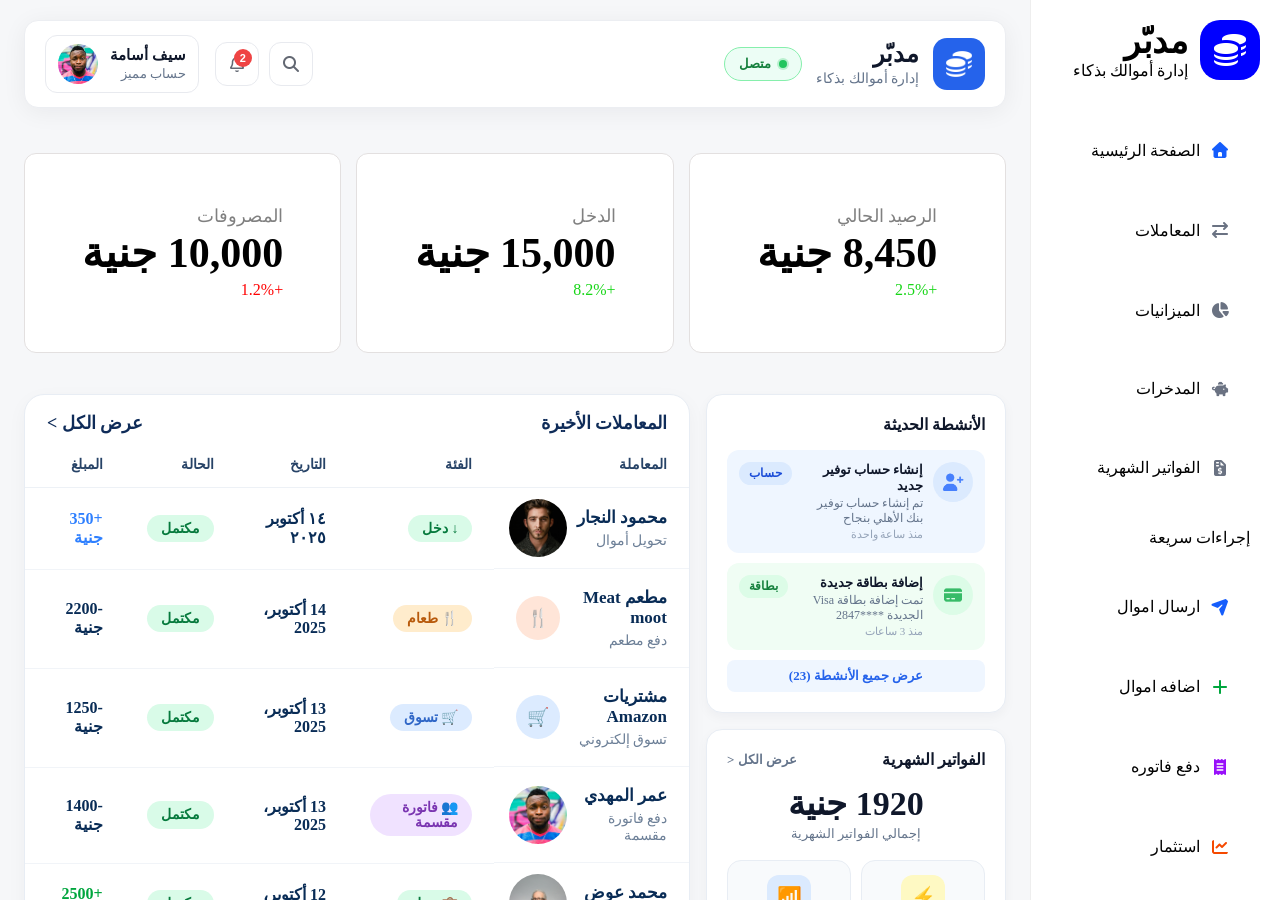
<file: index.html>
<!doctype html>
<html lang="ar" dir="rtl">
  <head>
    <meta charset="UTF-8" />
    <meta name="viewport" content="width=device-width, initial-scale=1.0" />
    <link rel="stylesheet" href="./SRC/style.css" />
    <link
      rel="shortcut icon"
      href="Assets/IMG/favicon (1).png"
      type="image/x-icon"
    />
    <title>مدبّر اداره امولاك بذكاء</title>
  </head>

  <body>
    <div class="container">
      <div class="right-side">
        <div class="right-side-logo">
          <img
            class="right-side-logo-image"
            src="./Assets/Icons/coins-solid-full.png"
            alt="logo"
          />
          <div class="right-side-logo-text">
            <h2 class="right-side-logo-text-title">مدبّر</h2>
            <p class="right-side-logo-text-description">إدارة أموالك بذكاء</p>
          </div>
        </div>
        <aside class="right-side-menu">
          <ul class="right-side-menu-list">
            <li class="right-side-menu-item">
              <a href="#" class="right-side-menu-item-link">
                <img
                  class="right-side-menu-item-image"
                  src="./Assets/Icons/house-solid-full.png"
                  alt="logo"
                />
                <p class="right-side-menu-item-text">الصفحة الرئيسية</p>
              </a>
            </li>
            <li class="right-side-menu-item">
              <a href="#" class="right-side-menu-item-link">
                <img
                  class="right-side-menu-item-image"
                  src="./Assets/Icons/arrow-right-arrow-left-solid-full.png"
                  alt="logo"
                />
                <p class="right-side-menu-item-text">المعاملات</p>
              </a>
            </li>
            <li class="right-side-menu-item">
              <a href="#" class="right-side-menu-item-link">
                <img
                  class="right-side-menu-item-image"
                  src="./Assets/Icons/chart-pie-solid-full.png"
                  alt="logo"
                />
                <p class="right-side-menu-item-text">الميزانيات</p>
              </a>
            </li>
            <li class="right-side-menu-item">
              <a href="#" class="right-side-menu-item-link">
                <img
                  class="right-side-menu-item-image"
                  src="./Assets/Icons/piggy-bank-solid.png"
                  alt="logo"
                />
                <p class="right-side-menu-item-text">المدخرات</p>
              </a>
            </li>
            <li class="right-side-menu-item">
              <a href="#" class="right-side-menu-item-link">
                <img
                  class="right-side-menu-item-image"
                  src="./Assets/Icons/file-invoice-dollar-solid-full.png"
                  alt="logo"
                />
                <p class="right-side-menu-item-text">الفواتير الشهرية</p>
              </a>
            </li>
          </ul>
          <div class="right-side-menu-footer">
            <ul class="right-side-menu-list">
              <li class="right-side-menu-item">
                <a href="#" class="right-side-menu-item-link">
                  <p class="right-side-menu-item-text">إجراءات سريعة</p>
                </a>
              </li>
              <li class="right-side-menu-item">
                <a href="#" class="right-side-menu-item-link">
                  <img
                    class="right-side-menu-item-image"
                    src="./Assets/Icons/paper-plane-solid-full.png"
                    alt="logo"
                  />
                  <p class="right-side-menu-item-text">ارسال اموال</p>
                </a>
              </li>
              <li class="right-side-menu-item">
                <a href="#" class="right-side-menu-item-link">
                  <img
                    class="right-side-menu-item-image"
                    src="./Assets/Icons/plus-solid-full.png"
                    alt="logo"
                  />
                  <p class="right-side-menu-item-text">اضافه اموال</p>
                </a>
              </li>
              <li class="right-side-menu-item">
                <a href="#" class="right-side-menu-item-link">
                  <img
                    class="right-side-menu-item-image"
                    src="./Assets/Icons/receipt-solid-full.png"
                    alt="logo"
                  />
                  <p class="right-side-menu-item-text">دفع فاتوره</p>
                </a>
              </li>
              <li class="right-side-menu-item">
                <a href="#" class="right-side-menu-item-link">
                  <img
                    class="right-side-menu-item-image"
                    src="./Assets/Icons/chart-line-solid-full.png"
                    alt="logo"
                  />
                  <p class="right-side-menu-item-text">استثمار</p>
                </a>
              </li>
            </ul>
          </div>
        </aside>
      </div>
      <div class="left-side">
        <header class="left-side-header">
          <div class="left-side-header-brand">
            <img
              class="left-side-header-brand-icon"
              src="./Assets/Icons/coins-solid-full.png"
              alt=""
              width="48"
              height="48"
            />
            <div class="left-side-header-brand-text">
              <h2 class="left-side-header-brand-title">مدبّر</h2>
              <p class="left-side-header-brand-tagline">إدارة أموالك بذكاء</p>
            </div>
            <div class="small-speeler" role="status">
              <span class="small-speeler-status" aria-hidden="true"></span>
              <span class="small-speeler-title">متصل</span>
            </div>
          </div>
          <div class="left-side-header-actions">
            <button
              type="button"
              class="left-side-header-icon-btn"
              aria-label="بحث"
            >
              <img
                src="./Assets/Icons/magnifying-glass-solid-full.png"
                alt=""
              />
            </button>
            <button
              type="button"
              class="left-side-header-icon-btn left-side-header-icon-btn--notify"
              aria-label="الإشعارات"
            >
              <img src="./Assets/Icons/bell-regular-full.png" alt="" />
              <span class="left-side-header-notify-badge">2</span>
            </button>
            <div class="left-side-header-profile">
              <div class="left-side-header-profile-text">
                <span class="left-side-header-profile-name">سيف أسامة</span>
                <span class="left-side-header-profile-role">حساب مميز</span>
              </div>
              <img
                class="left-side-header-profile-avatar"
                src="./Assets/IMG/avatar-1 (1).jpg"
                alt=""
              />
            </div>
          </div>
        </header>

        <div class="first-cards">
          <div class="first-cards-item">
            <div class="paragraph-cards">
              <p class="paragraph-cards-description">الرصيد الحالي</p>
              <p class="paragraph-cards-value">8,450 جنية</p>
              <p class="paragraph-cards-percentage">+2.5%</p>
            </div>
          </div>

          <div class="first-cards-item">
            <div class="paragraph-cards">
              <p class="paragraph-cards-description">الدخل</p>
              <p class="paragraph-cards-value">15,000 جنية</p>
              <p class="paragraph-cards-percentage">+8.2%</p>
            </div>
          </div>

          <div class="first-cards-item">
            <div class="paragraph-cards">
              <p class="paragraph-cards-description">المصروفات</p>
              <p class="paragraph-cards-value">10,000 جنية</p>
              <p class="paragraph-cards-percentage red-color">+1.2%</p>
            </div>
          </div>
        </div>

        <div class="mid-row">
          <div class="mid-row-sidebar">
            <div class="panel-card">
              <div class="panel-head">
                <span class="panel-title">الأنشطة الحديثة</span>
              </div>
              <div class="activity-item activity--blue">
                <div class="activity-icon-wrap activity-icon--blue">
                  <img
                    class="activity-icon-img"
                    src="./Assets/Icons/user-plus-solid-full.png"
                    alt="icon"
                  />
                </div>
                <div class="activity-text-wrap">
                  <p class="activity-title-txt">إنشاء حساب توفير جديد</p>
                  <p class="activity-desc-txt">
                    تم إنشاء حساب توفير بنك الأهلي بنجاح
                  </p>
                  <p class="activity-time-txt">منذ ساعة واحدة</p>
                </div>
                <span class="activity-tag tag--blue">حساب</span>
              </div>
              <div class="activity-item activity--green">
                <div class="activity-icon-wrap activity-icon--green">
                  <img
                    class="activity-icon-img"
                    src="./Assets/Icons/credit-card-solid-full-green.png"
                    alt="icon"
                  />
                </div>
                <div class="activity-text-wrap">
                  <p class="activity-title-txt">إضافة بطاقة جديدة</p>
                  <p class="activity-desc-txt">
                    تمت إضافة بطاقة Visa الجديدة ****2847
                  </p>
                  <p class="activity-time-txt">منذ 3 ساعات</p>
                </div>
                <span class="activity-tag tag--green">بطاقة</span>
              </div>
              <a href="#" class="view-all-link">عرض جميع الأنشطة (23)</a>
            </div>

            <div class="panel-card">
              <div class="panel-head">
                <span class="panel-title">الفواتير الشهرية</span>
                <a href="#" class="panel-link">عرض الكل &lt;</a>
              </div>
              <div class="bills-total">
                <p class="bills-total-amount">1920 جنية</p>
                <p class="bills-total-label">إجمالي الفواتير الشهرية</p>
              </div>
              <div class="bills-grid">
                <div class="bill-card">
                  <div class="bill-card-icon bill-icon--yellow">⚡</div>
                  <p class="bill-card-name">كهرباء</p>
                  <p class="bill-card-amount">400 جنية</p>
                  <p class="bill-card-due due--orange">يستحق في 5 أيام</p>
                </div>
                <div class="bill-card">
                  <div class="bill-card-icon bill-icon--blue">📶</div>
                  <p class="bill-card-name">إنترنت</p>
                  <p class="bill-card-amount">450 جنية</p>
                  <p class="bill-card-due due--orange">يستحق في 3 أيام</p>
                </div>
                <div class="bill-card">
                  <div class="bill-card-icon bill-icon--red">📺</div>
                  <p class="bill-card-name">Netflix</p>
                  <p class="bill-card-amount">780 جنية</p>
                  <p class="bill-card-due due--gray">يستحق في 15 يوم</p>
                </div>
                <div class="bill-card">
                  <div class="bill-card-icon bill-icon--green">📞</div>
                  <p class="bill-card-name">هاتف</p>
                  <p class="bill-card-amount">290 جنية</p>
                  <p class="bill-card-due due--green">يستحق في 10 أيام</p>
                </div>
              </div>
            </div>
          </div>

          <div class="third-card mid-row-main">
            <div class="tabel-head">
              <div class="t-h3">
                <h3>المعاملات الأخيرة</h3>
              </div>
              <div class="t-h3">
                <h3>عرض الكل <span class="sumbol">></span></h3>
              </div>
            </div>
            <table class="comparison-table">
              <thead>
                <tr>
                  <th class="feature">المعاملة</th>
                  <th class="highlight-1">الفئة</th>
                  <th>التاريخ</th>
                  <th>الحالة</th>
                  <th>المبلغ</th>
                </tr>
              </thead>
              <tbody>
                <tr>
                  <td class="txn-cell">
                    <div class="txn-text">
                      <span class="txn-title">محمود النجار</span>
                      <span class="txn-sub">تحويل أموال</span>
                    </div>
                    <span class="txn-icon person">
                        <img src="./Assets/IMG/avatar-2 (2).jpg" alt="tab-img" style="width:60px ; height: 60px ; border-radius:50%; border: 1px solid transparent;">
                    </span>
                  </td>
                  <td class="highlight">
                    <span class="badge badge-income">↓ دخل</span>
                  </td>
                  <td>١٤ أكتوبر ٢٠٢٥</td>
                  <td><span class="badge status-done">مكتمل</span></td>
                  <td class="amount-positive">+350 جنية</td>
                </tr>
                <tr>
                  <td class="txn-cell">
                    <div class="txn-text">
                      <span class="txn-title">مطعم Meat moot</span>
                      <span class="txn-sub">دفع مطعم</span>
                    </div>
                    <span class="txn-icon food">🍴</span>
                  </td>
                  <td class="highlight">
                    <span class="badge badge-food">🍴 طعام</span>
                  </td>
                  <td>14 أكتوبر، 2025</td>
                  <td><span class="badge status-done">مكتمل</span></td>
                  <td class="amount-negative">-2200 جنية</td>
                </tr>
                <tr>
                  <td class="txn-cell">
                    <div class="txn-text">
                      <span class="txn-title">مشتريات Amazon</span>
                      <span class="txn-sub">تسوق إلكتروني</span>
                    </div>
                    <span class="txn-icon shopping">🛒</span>
                  </td>
                  <td class="highlight">
                    <span class="badge badge-shopping">🛒 تسوق</span>
                  </td>
                  <td>13 أكتوبر، 2025</td>
                  <td><span class="badge status-done">مكتمل</span></td>
                  <td class="amount-negative">-1250 جنية</td>
                </tr>
                <tr>
                  <td class="txn-cell">
                    <div class="txn-text">
                      <span class="txn-title">عمر المهدي</span>
                      <span class="txn-sub">دفع فاتورة مقسمة</span>
                    </div>
                    <span class="txn-icon split">
                        <img src="./Assets/IMG/avatar-1 (1).jpg" alt="tab-img" style="width:60px ; height: 60px ; border-radius:50%; border: 1px solid transparent;">
                    </span>
                  </td>
                  <td class="highlight">
                    <span class="badge badge-split">👥 فاتورة مقسمة</span>
                  </td>
                  <td>13 أكتوبر، 2025</td>
                  <td><span class="badge status-done">مكتمل</span></td>
                  <td class="amount-negative">-1400 جنية</td>
                </tr>
                <tr>
                  <td class="txn-cell">
                    <div class="txn-text">
                      <span class="txn-title">محمد عوض</span>
                      <span class="txn-sub">دفع عمل حر</span>
                    </div>
                    <span class="txn-icon work">
                        <img src="./Assets/IMG/avatar-3 (2).jpg" alt="tab-img" style="width:60px ; height: 60px ; border-radius:50%; border: 1px solid transparent;">
                    </span>
                    </span>
                  </td>
                  <td class="highlight">
                    <span class="badge badge-work">💼 عمل</span>
                  </td>
                  <td>12 أكتوبر، 2025</td>
                  <td><span class="badge status-done">مكتمل</span></td>
                  <td class="amount-positive-green">+2500 جنية</td>
                </tr>
                <tr>
                  <td class="txn-cell">
                    <div class="txn-text">
                      <span class="txn-title">محطة وقود Shell</span>
                      <span class="txn-sub">شراء وقود</span>
                    </div>
                    <span class="txn-icon transport">⛽</span>
                  </td>
                  <td class="highlight">
                    <span class="badge badge-transport">🚗 مواصلات</span>
                  </td>
                  <td>12 أكتوبر، 2025</td>
                  <td><span class="badge status-pending">معلق</span></td>
                  <td class="amount-negative">-700 جنية</td>
                </tr>
                <tr>
                  <td class="txn-cell">
                    <div class="txn-text">
                      <span class="txn-title">اشتراك Netflix</span>
                      <span class="txn-sub">اشتراك شهري</span>
                    </div>
                    <span class="txn-icon entertainment">🎬</span>
                  </td>
                  <td class="highlight">
                    <span class="badge badge-entertainment">🎬 ترفيه</span>
                  </td>
                  <td>11 أكتوبر، 2025</td>
                  <td><span class="badge status-done">مكتمل</span></td>
                  <td class="amount-negative">-780 جنية</td>
                </tr>
                <tr>
                  <td class="txn-cell">
                    <div class="txn-text">
                      <span class="txn-title">نادي FitLife</span>
                      <span class="txn-sub">عضوية شهرية</span>
                    </div>
                    <span class="txn-icon health">❤️</span>
                  </td>
                  <td class="highlight">
                    <span class="badge badge-health">❤️ صحة</span>
                  </td>
                  <td>10 أكتوبر، 2025</td>
                  <td><span class="badge status-done">مكتمل</span></td>
                  <td class="amount-negative">-500 جنية</td>
                </tr>
                <tr>
                  <td class="txn-cell">
                    <div class="txn-text">
                      <span class="txn-title">كورس Jonas</span>
                      <span class="txn-sub">دورة تدريبية</span>
                    </div>
                    <span class="txn-icon education">🎓</span>
                  </td>
                  <td class="highlight">
                    <span class="badge badge-education">🎓 تعليم</span>
                  </td>
                  <td>9 أكتوبر، 2025</td>
                  <td><span class="badge status-done">مكتمل</span></td>
                  <td class="amount-negative">-250 جنية</td>
                </tr>
              </tbody>
            </table>
          </div>
        </div>

        <div class="bottom-row">
          <div class="panel-card">
            <div class="panel-head">
              <span class="panel-title">نظرة عامة على الميزانية</span>
              <a href="#" class="panel-link">التفاصيل &lt;</a>
            </div>
            <div class="budget-header">
                    <div>
                        <p class="budget-label">إجمالي الميزانية</p>
                        <p class="budget-total-val">10000 جنية</p>
                    </div>
                    <div style="text-align: left">
                        <p class="budget-label g">المتبقي</p>
                        <p class="budget-remain-val gr">1750 جنية</p>
                          <p class="budget-meta">المستخدم: 8250 جنية / 82.5%</p>
                    </div>
                    </div>
                    <div class="prog-bar">
              <div
                class="prog-fill"
                style="width: 82.5%; background: #2563eb"
              >
              </div>
            </div>

            <div class="budget-cat-item">
              <div class="budget-cat-head">
                <div class="budget-cat-left">
                  <span class="cat-icon cat-icon--orange">🏠</span>
                  <span class="cat-name-txt">ترفيه</span>
                </div>
                <div style="text-align: left">
                  <span class="cat-amount-txt">750 جنية</span>
                  <span class="cat-remain-txt"
                    >الميزانية: 1500 جنية · متبقي %50</span
                  >
                </div>
              </div>
              <div class="prog-bar">
                <div
                  class="prog-fill"
                  style="width: 50%; background: #f59e0b"
                ></div>
              </div>
            </div>

            <div class="budget-cat-item">
              <div class="budget-cat-head">
                <div class="budget-cat-left">
                  <span class="cat-icon cat-icon--red">📄</span>
                  <span class="cat-name-txt">فواتير</span>
                </div>
                <div style="text-align: left">
                  <span class="cat-amount-txt">2000 جنية</span>
                  <span class="cat-remain-txt">مستخدم 100%</span>
                </div>
              </div>
              <div class="prog-bar">
                <div
                  class="prog-fill"
                  style="width: 100%; background: #ef4444"
                ></div>
              </div>
            </div>

            <div class="budget-cat-item">
              <div class="budget-cat-head">
                <div class="budget-cat-left">
                  <span class="cat-icon cat-icon--pink">❤️</span>
                  <span class="cat-name-txt">العناية الشخصية</span>
                </div>
                <div style="text-align: left">
                  <span class="cat-amount-txt">1200 جنية</span>
                  <span class="cat-remain-txt"
                    >الميزانية: 1500 جنية · متبقي %20</span
                  >
                </div>
              </div>
              <div class="prog-bar">
                <div
                  class="prog-fill"
                  style="width: 80%; background: #ec4899"
                ></div>
              </div>
            </div>

            <div class="budget-cat-item">
              <div class="budget-cat-head">
                <div class="budget-cat-left">
                  <span class="cat-icon cat-icon--teal">🛒</span>
                  <span class="cat-name-txt">مستلزمات المنزل</span>
                </div>
                <div style="text-align: left">
                  <span class="cat-amount-txt">4300 جنية</span>
                  <span class="cat-remain-txt"
                    >الميزانية: 5000 جنية · متبقي %14</span
                  >
                </div>
              </div>
              <div class="prog-bar">
                <div
                  class="prog-fill"
                  style="width: 86%; background: #06b6d4"
                ></div>
              </div>
            </div>
          </div>

          <div class="bottom-mid-col">
            <div class="panel-card">
              <div class="panel-head">
                <span class="panel-title">الدخل مقابل المصروفات</span>
                <a href="#" class="panel-link">التحليل &lt;</a>
              </div>
              <div class="chart-legend">
                <div class="legend-item">
                  <span class="legend-dot legend-dot--red"></span>المصروفات
                </div>
                <div class="legend-item">
                  <span class="legend-dot legend-dot--green"></span>الدخل
                </div>
              </div>
              <div class="chart-bars">
                <div class="chart-week">
                  <div class="chart-col">
                    <span class="bar bar--green" style="height: 90px"></span>
                    <span class="bar bar--red" style="height: 60px"></span>
                  </div>
                  <p class="chart-label">الأسبوع 1</p>
                </div>
                <div class="chart-week">
                  <div class="chart-col">
                    <span class="bar bar--green" style="height: 75px"></span>
                    <span class="bar bar--red" style="height: 50px"></span>
                  </div>
                  <p class="chart-label">الأسبوع 2</p>
                </div>
                <div class="chart-week">
                  <div class="chart-col">
                    <span class="bar bar--green" style="height: 100px"></span>
                    <span class="bar bar--red" style="height: 70px"></span>
                  </div>
                  <p class="chart-label">الأسبوع 3</p>
                </div>
                <div class="chart-week">
                  <div class="chart-col">
                    <span class="bar bar--green" style="height: 85px"></span>
                    <span class="bar bar--red" style="height: 55px"></span>
                  </div>
                  <p class="chart-label">الأسبوع 4</p>
                </div>
              </div>
            </div>

            <div class="panel-card">
              <div class="panel-head">
                <span class="panel-title">ملخص الحساب</span>
                <a href="#" class="panel-link">التفاصيل &lt;</a>
              </div>
              <div class="account-item">
                <div class="account-icon account-icon--blue">🏦</div>
                <div class="account-info">
                  <p class="account-name-txt">حساب جاري</p>
                  <p class="account-sub-txt">بنك مصر [1111 4532]</p>
                </div>
                <span class="account-bal">8,450 جنية</span>
              </div>
              <div class="account-item">
                <div class="account-icon account-icon--green">💰</div>
                <div class="account-info">
                  <p class="account-name-txt">حساب التوفير</p>
                  <p class="account-sub-txt">بنك مصر [1111 8901]</p>
                </div>
                <span class="account-bal">297,540 جنية</span>
              </div>
              <div class="account-item">
                <div class="account-icon account-icon--purple">💳</div>
                <div class="account-info">
                  <p class="account-name-txt">بطاقة ائتمان</p>
                  <p class="account-sub-txt">متاح: 1,450 من 7,500 جنية</p>
                </div>
                <span class="account-bal account-bal--neg">6,000- جنية</span>
              </div>
            </div>
          </div>

          <div class="panel-card">
            <div class="panel-head">
              <span class="panel-title">وسائل الدفع</span>
              <a href="#" class="panel-link">إدارة &lt;</a>
            </div>
            <div class="pay-card pay-card--visa">
              <div class="pay-card-inner">
                <div class="pay-card-front">
                  <div class="pay-card-row">
                    <span class="pay-brand-txt">VISA</span>
                    <span class="pay-chip-icon">▬▬</span>
                  </div>
                  <p class="pay-number-txt">4532 ●●● ●●● ●●●●</p>
                  <div class="pay-card-row">
                    <div>
                      <span class="pay-mini-label">تنتهي</span><br /><span
                        class="pay-mini-val"
                        >12/26</span
                      >
                    </div>
                    <div>
                      <span class="pay-mini-label">حامل البطاقة</span
                      ><br /><span class="pay-mini-val">سيف أسامة</span>
                    </div>
                  </div>
                </div>
                <div class="pay-card-back">
                  <div class="pay-card-back-strip"></div>
                  <div class="pay-card-back-body">
                    <div class="pay-card-back-cvv-row">
                      <span class="pay-mini-label">CVV</span>
                      <span class="pay-card-back-cvv">321</span>
                    </div>
                    <span class="pay-card-back-brand">VISA</span>
                  </div>
                </div>
              </div>
            </div>

            <div class="pay-card pay-card--mastercard">
              <div class="pay-card-inner">
                <div class="pay-card-front">
                  <div class="pay-card-row">
                    <span class="pay-brand-txt">⬤⬤ Mastercard</span>
                    <span class="pay-chip-icon">▬▬</span>
                  </div>
                  <p class="pay-number-txt">8901 ●●● ●●● ●●●●</p>
                  <div class="pay-card-row">
                    <div>
                      <span class="pay-mini-label">تنتهي</span><br /><span
                        class="pay-mini-val"
                        >08/27</span
                      >
                    </div>
                    <div>
                      <span class="pay-mini-label">حامل البطاقة</span
                      ><br /><span class="pay-mini-val">سيف أسامة</span>
                    </div>
                  </div>
                </div>
                <div class="pay-card-back">
                  <div class="pay-card-back-strip"></div>
                  <div class="pay-card-back-body">
                    <div class="pay-card-back-cvv-row">
                      <span class="pay-mini-label">CVV</span>
                      <span class="pay-card-back-cvv">814</span>
                    </div>
                    <span class="pay-card-back-brand">Mastercard</span>
                  </div>
                </div>
              </div>
            </div>

            <div class="pay-card pay-card--paypal">
              <div class="pay-card-inner">
                <div class="pay-card-front">
                  <div class="pay-card-row">
                    <span class="pay-brand-txt">P Paypal</span>
                    <span class="pay-chip-icon">▬▬</span>
                  </div>
                  <p class="pay-number-txt">حساب Paypal</p>
                  <div class="pay-card-row">
                    <div>
                      <span class="pay-mini-label">الحالة</span><br /><span
                        class="pay-mini-val pay--suspended"
                        >متوقف</span
                      >
                    </div>
                    <div>
                      <span class="pay-mini-label">البريد</span><br /><span
                        class="pay-mini-val"
                        >seif@example.com</span
                      >
                    </div>
                  </div>
                </div>
                <div class="pay-card-back">
                  <div class="pay-card-back-strip"></div>
                  <div class="pay-card-back-body">
                    <div class="pay-card-back-cvv-row">
                      <span class="pay-mini-label">Account</span>
                      <span class="pay-card-back-cvv">VERIFY</span>
                    </div>
                    <span class="pay-card-back-brand">PAYPAL</span>
                  </div>
                </div>
              </div>
            </div>
          </div>
        </div>
      </div>
    </div>
  </body>
</html>
</file>
<file: SRC/style.css>
* {
    padding: 0;
    margin: 0;
    box-sizing: border-box;

}

:root {
    --primary-color: #000;
    --secondary-color: #fff;
    --tertiary-color: #000;
    --quaternary-color: #fff;
    --quinary-color: #000;
    --senary-color: #fff;
    --septenary-color: #000;
    --octonary-color: #fff;
    --nonary-color: #000;
    --denary-color: #fff;
}

.container {
    display: flex;
    flex-direction: row;
    height: 100vh;
    overflow: hidden;
}

.right-side {
    width: 250px;
    flex-shrink: 0;
    background: white;
    padding: 20px;
    border-left: 1px solid #eee;
    display: flex;
    flex-direction: column;
    justify-content: flex-start;
    align-items: stretch;
}

.right-side-logo {
    display: flex;
    flex-direction: row;
    align-items: center;
    gap: 12px;
}

.right-side-logo-image {
    width: 60px;
    height: auto;
    flex-shrink: 0;
    object-fit: contain;
    background-color: blue;
    border-radius: 20px;
    color: white;
    padding: 10px;

}

.right-side-logo-text {
    display: flex;
    flex-direction: column;
    justify-content: start;
    align-items: start;
}

.right-side-logo-text-title {
    font-size: 34px;
    font-weight: 900;
    color: var(--primary-color);
}

.right-side-logo-text-description {
    font-size: 16px;
    font-weight: 400;
    color: var(--primary-color);
}

.left-side {
    flex: 1;
    min-width: 0;
    height: 100vh;
    overflow-y: auto;
    padding: 20px 24px;
    background: #f6f7f9;
}

.right-side-menu {
    display: flex;
    flex-direction: column;
    justify-content: flex-start;
    align-items: stretch;
    width: 100%;
    max-width: 100%;
    height: auto;
    margin-top: 20px;
}

.right-side-menu-list {
    display: flex;
    flex-direction: column;
    justify-content: flex-start;
    align-items: stretch;
    width: 100%;
    height: auto;
}

.right-side-menu-item {
    display: flex;
    flex-direction: row;
    justify-content: flex-start;
    align-items: center;
    width: 100%;
    height: auto;
    margin-top: 10px;
    background-color: transparent;
    color: white;
    padding: 10px;
    text-decoration: none;
    list-style: none;
}

.right-side-menu-item-link {
    text-decoration: none;
    display: flex;
    flex-direction: row;
    justify-content: flex-start;
    align-items: center;
    width: 100%;
    height: auto;
    margin-top: 10px;
}

.right-side-menu-item-image {
    width: 40px;
    height: auto;
    object-fit: contain;
    object-position: center;
    margin-right: 10px;
    color: gray;
    border-radius: 20px;
    color: white;
    padding: 10px;
}

.right-side-menu-item:hover {
    background-color: rgb(242, 241, 241);
    border-radius: 12px;
    transform: scaleX(1.05);
    transition: all 0.3s ease;
    width: 100%;
}

.right-side-menu-item-text {
    font-size: 16px;
    font-weight: 400;
    color: var(--primary-color);
}

.left-side-header {
    width: 100%;
    max-width: 100%;
    display: flex;
    flex-direction: row;
    justify-content: space-between;
    align-items: center;
    gap: 16px;
    padding: 14px 20px;
    background: #fff;
    border: 1px solid #eceef2;
    border-radius: 14px;
    box-shadow: 0 4px 24px rgba(15, 23, 42, 0.06);
}

.left-side-header-brand {
    display: flex;
    flex-direction: row;
    align-items: center;
    gap: 14px;
    min-width: 0;
}

.left-side-header-brand-icon {
    width: 52px;
    height: 52px;
    flex-shrink: 0;
    object-fit: contain;
    padding: 10px;
    background: #2563eb;
    border-radius: 14px;
}

.left-side-header-brand-text {
    display: flex;
    flex-direction: column;
    align-items: flex-start;
    gap: 2px;
    min-width: 0;
}

.left-side-header-brand-title {
    font-size: 1.5rem;
    font-weight: 800;
    line-height: 1.2;
    color: #0f172a;
}

.left-side-header-brand-tagline {
    font-size: 0.875rem;
    font-weight: 400;
    color: #64748b;
    line-height: 1.3;
}

.left-side-header-actions {
    display: flex;
    flex-direction: row;
    align-items: center;
    gap: 10px;
    flex-shrink: 0;
}

.left-side-header-icon-btn {
    position: relative;
    display: inline-flex;
    align-items: center;
    justify-content: center;
    width: 44px;
    height: 44px;
    padding: 0;
    border: 1px solid #e8eaef;
    border-radius: 12px;
    background: #fff;
    cursor: pointer;
    transition: background 0.15s ease, border-color 0.15s ease;
}

.left-side-header-icon-btn:hover {
    background: #f8fafc;
    border-color: #dce0e6;
}

.left-side-header-icon-btn img {
    width: 20px;
    height: 20px;
    object-fit: contain;
    opacity: 0.65;
}

.left-side-header-icon-btn--notify {
    padding: 0;
}

.left-side-header-notify-badge {
    position: absolute;
    top: 6px;
    right: 6px;
    min-width: 18px;
    height: 18px;
    padding: 0 5px;
    font-size: 11px;
    font-weight: 700;
    line-height: 18px;
    text-align: center;
    color: #fff;
    background: #ef4444;
    border-radius: 999px;
}

.left-side-header-profile {
    display: flex;
    flex-direction: row;
    align-items: center;
    gap: 12px;
    margin-inline-start: 6px;
    padding: 8px 12px;
    border: 1px solid #e8eaef;
    border-radius: 12px;
    background: #fff;
}

.left-side-header-profile-text {
    display: flex;
    flex-direction: column;
    align-items: flex-start;
    gap: 2px;
    min-width: 0;
}

.left-side-header-profile-name {
    font-size: 0.9375rem;
    font-weight: 700;
    color: #0f172a;
}

.left-side-header-profile-role {
    font-size: 0.8125rem;
    font-weight: 400;
    color: #64748b;
}

.left-side-header-profile-avatar {
    width: 40px;
    height: 40px;
    border-radius: 50%;
    object-fit: cover;
    flex-shrink: 0;
}

.small-speeler {
    display: inline-flex;
    flex-direction: row;
    align-items: center;
    gap: 8px;
    flex-shrink: 0;
    padding: 8px 14px;
    background: #ecfdf5;
    color: #15803d;
    border: 1px solid #86efac;
    border-radius: 999px;
    font-size: 0.8125rem;
    font-weight: 600;
}

.small-speeler-title {
    font: inherit;
    font-weight: 600;
}

.small-speeler-status {
    display: inline-block;
    width: 8px;
    height: 8px;
    flex-shrink: 0;
    background-color: #22c55e;
    border-radius: 50%;
    box-shadow: 0 0 0 2px rgba(34, 197, 94, 0.25);
}

.first-cards {
    display: grid;
    grid-auto-rows: minmax(250px, auto);
    gap: 15px;
    margin-top: 20px;
    width: 100%;
    grid-template-columns: repeat(3, 1fr);
    grid-auto-columns: minmax(200px, auto);
    align-items: center;
    direction: rtl;

}

.first-cards .first-cards-item {
    height: 200px;
    border: 1px solid rgb(227, 224, 224);
    border-radius: 12px;
    display: flex;
    justify-content: start;
    align-items: center;
    background-color: white;


}

.paragraph-cards {
    display: flex;
    flex-direction: column;
    align-items: flex-start;
    text-align: right;
    gap: 15px;
    margin: 0 auto;
}

.paragraph-cards-description {
    font-size: 18px;
    font-weight: 400;
    color: gray;
    line-height: 12px;
}

.paragraph-cards-value {
    font-size: 42px;
    font-weight: 800;
    color: black;
    line-height: 12px;
    margin-top: 10px;
}

.paragraph-cards-percentage {
    margin-top: 10px;
    font-size: 16px;
    font-weight: 400;
    color: rgb(24, 214, 24);
    line-height: 12px;
}

.red-color {
    color: red;
}

.second-cards {
    display: grid;
    grid-template-columns: repeat(2, 350px);
    grid-auto-rows: minmax(350px);
    direction: rtl;
    margin-top: 20px;
    align-items: center;
    column-gap: 15px;

}

.head-span {
    display: inline-block;
    margin-top: 10px;
    padding-right: 18px;
    font-size: 20px;
    font-weight: 800;
    font-family: sans-serif;
}

.second-cards-item {
    height: 350px;
    display: flex;
    flex-direction: column;
    align-items: flex-start;
    width: 350px;
    border: 2px solid transparent;
    border-radius: 15px;
    background-color: #FFFFFF;

}

.second-cards-item-content-1 {
    display: flex;
    flex-direction: row;
    justify-content: space-between;
    border: 1px solid #EFF6FF;
    background-color: #EFF6FF;
    border-radius: 15px;
    justify-content: stretch;
    margin: 10px auto;
    padding: 10px;
    gap: 10px
}

.img-icons {
    width: 40px;
    height: 40px;
    object-fit: contain;
    opacity: 0.65;
    border-radius: 50%;
    border: 1px solid transparent;
    margin-right: 5px;
    background-color: #DBEAFE;

}

.second-cards-item-content-2 {
    display: flex;
    flex-direction: row;
    justify-content: space-between;
    border: 1px solid #F0FDF4;
    background-color: #F0FDF4;
    border-radius: 15px;
    justify-content: stretch;
    margin: 5px auto;
    padding: 10px;
    gap: 10px
}

.second-cards-item-content-tex {
    text-align: center;
}

.second-cards-item-content-text-title {
    font-family: serif;
    font-weight: 700;
    font-size: 18px;
}

.second-cards-item-content-text-description {
    font-size: 16px;
    color: gray;
    margin-top: 5px;
}

.second-cards-item-content-text-description-time {
    font-size: 16px;
    color: gray;
    margin-top: 5px;
}

.end-text-time-1 {
    color: blue;
    font-size: 16px;
    font-weight: 400;
}

.end-text-time {
    color: #00C950;
    font-size: 16px;
    font-weight: 400;
}

.logical {
    width: 350px;
    display: flex;
    flex-direction: row;
    justify-content: space-between;
    align-items: center;
    padding: 10px 15px;
    margin-top: 20px;

}

.logic-1 {
    font-size: 16px;
    font-family: sans-serif;
    font-weight: 600;
    line-height: 24px;
}

.logic-2 {
    font: size 18px;
    font-family: sans-serif;
    font-weight: 700;
    color: gray;
}

.logoicl-2 {
    display: flex;
    justify-content: cneter;
    align-items: center;
    gap: 10px;
    margin: 25px auto
}

.logic-3 {
    font: size 18px;
    font-family: sans-serif;
    font-weight: 700;
    color: gray;
}

.logic-4 {
    font-size: 18px;
    font-family: sans-serif;
    font-weight: 800;
    color: gray;
}

.wid {
    display: inline-block;
    width: 10px;
    height: 10px;
    background-color: green;
    margin-top: 5px;
}

.wid-2 {
    display: inline-block;
    width: 10px;
    height: 10px;
    margin-top: 5px;

    background-color: red;
}

.four-logs {
    width: 350px;
    display: flex;
    flex-direction: row;
    justify-content: space-evenly;


}

.s-l-1 {
    display: inline-block;
    background-color: green;
    height: 90px;
    width: 15px;
    border-top: 1px solid transparent;
    border-radius: 2px;
}

.s-l-2 {
    display: inline-block;
    background-color: red;
    height: 60px;
    width: 15px;
    border-top: 1px solid transparent;
    border-radius: 2px;
}

.s-l-3 {
    display: inline-block;
    background-color: green;
    height: 90px;
    width: 15px;
    border-top: 1px solid transparent;
    border-radius: 2px;
}

.s-l-4 {
    display: inline-block;
    background-color: red;
    height: 60px;
    width: 15px;
    border-top: 1px solid transparent;
    border-radius: 2px;
}

.s-l-5 {
    display: inline-block;
    background-color: green;
    height: 90px;
    width: 15px;
    border-top: 1px solid transparent;
    border-radius: 2px;
}

.s-l-6 {
    display: inline-block;
    background-color: red;
    height: 60px;
    width: 15px;
    border-top: 1px solid transparent;
    border-radius: 2px;
}

.s-l-7 {
    display: inline-block;
    background-color: green;
    height: 90px;
    width: 15px;
    border-top: 1px solid transparent;
    border-radius: 2px;
}

.s-l-8 {
    display: inline-block;
    background-color: red;
    height: 60px;
    width: 15px;
    border-top: 1px solid transparent;
    border-radius: 2px;
}

.p-log {
    color: gray;
    font-weight: 400;
    margin-top: 10px;
}

.sumbol {
    font-size: 18px;
    font-weight: 600;
}

.third-card {
    margin-top: 20px;
    background-color: #ffffff;
    border: 1px solid #e8edf4;
    border-radius: 20px;
    box-shadow: 0 6px 20px rgba(15, 23, 42, 0.04);
    overflow: hidden;
}

.third-card .tabel-head {
    display: flex;
    justify-content: space-between;
    gap: 14px;
    align-items: center;
    padding: 18px 22px 8px;
}

.t-h3 {
    font-size: 15px;
    font-weight: 700;
    color: #0f2c59;
}

.third-card .comparison-table {
    width: 100%;
    border-collapse: collapse;
    background-color: #fff;
    margin: 0;
}

.third-card .comparison-table th,
.third-card .comparison-table td {
    padding: 18px 22px;
    border-bottom: 1px solid #f1f4f8;
    vertical-align: middle;
}

.third-card .comparison-table thead th {
    font-size: 14px;
    font-weight: 700;
    color: #274367;
    text-align: right;
    padding-top: 14px;
    padding-bottom: 14px;
    border-bottom: 1px solid #edf1f6;
}

.third-card .comparison-table tbody td {
    font-size: 16px;
    font-weight: 700;
    color: #092c56;
    text-align: right;
}

.highlight {
    background: transparent;
}

.highlight-1 {
    background: transparent;
}

.third-card .badge {
    padding: 6px 14px;
    border-radius: 999px;
    font-size: 14px;
    font-weight: 700;
    line-height: 1.1;
    color: #214163;
    background: #e9effa;
    display: inline-block;
}

.third-card .comparison-table tbody tr:last-child td {
    border-bottom: none;
}

.txn-cell {
    display: flex;
    align-items: center;
    justify-content: flex-end;
    gap: 14px;
    direction: rtl;
}

.txn-text {
    display: flex;
    flex-direction: column;
    align-items: flex-start;
    gap: 4px;
    flex: 1;
    text-align: right;
}

.txn-title {
    font-size: 17px;
    font-weight: 700;
    color: #092c56;
}

.txn-sub {
    font-size: 14px;
    font-weight: 500;
    color: #6c7f97;
}

.txn-icon {
    width: 44px;
    height: 44px;
    border-radius: 50%;
    display: inline-flex;
    align-items: center;
    justify-content: center;
    flex-shrink: 0;
    font-size: 18px;
}

.txn-icon.person {
    background: #efe8db;
}

.txn-icon.food {
    background: #ffe5d8;
}

.txn-icon.shopping {
    background: #dcebff;
}

.txn-icon.split {
    background: #d6f2ff;
}

.txn-icon.work {
    background: #d8f4e2;
}

.txn-icon.transport {
    background: #ffe6e6;
}

.txn-icon.entertainment {
    background: #e7edff;
}

.txn-icon.health {
    background: #d8f8ff;
}

.txn-icon.education {
    background: #dcfae7;
}

.badge-income {
    background: #d9fbe8 !important;
    color: #067a3d !important;
}

.badge-food {
    background: #ffeccc !important;
    color: #b85a0c !important;
}

.badge-shopping {
    background: #dcebff !important;
    color: #2f66c7 !important;
}

.badge-split {
    background: #f0e2ff !important;
    color: #7a35b1 !important;
}

.badge-work {
    background: #d9fbe8 !important;
    color: #067a3d !important;
}

.badge-transport {
    background: #ffe0e0 !important;
    color: #c91f1f !important;
}

.badge-entertainment {
    background: #e7edff !important;
    color: #3f55be !important;
}

.badge-health {
    background: #d8f8ff !important;
    color: #0d7e99 !important;
}

.badge-education {
    background: #dcfae7 !important;
    color: #0f8a5c !important;
}

.status-done {
    background: #d9fbe8 !important;
    color: #067a3d !important;
}

.status-pending {
    background: #fff1bf !important;
    color: #9b7300 !important;
}

.amount-positive {
    color: #2f80ff !important;
    font-weight: 800 !important;
}

.amount-positive-green {
    color: #00a63e !important;
    font-weight: 800 !important;
}

.amount-negative {
    color: #092c56;
    font-weight: 800 !important;
}

.mid-row {
    display: flex;
    flex-direction: row;
    direction: rtl;
    gap: 16px;
    margin-top: 16px;
    align-items: flex-start;
}

.mid-row-sidebar {
    width: 300px;
    flex-shrink: 0;
    display: flex;
    flex-direction: column;
    gap: 16px;
}

.mid-row-main {
    flex: 1;
    min-width: 0;
    margin-top: 0;
}

.panel-card {
    background: #fff;
    border: 1px solid #e8edf4;
    border-radius: 16px;
    padding: 20px;
    box-shadow: 0 4px 12px rgba(15, 23, 42, 0.04);
    direction: rtl;
    overflow: visible;
}

.panel-head {
    display: flex;
    justify-content: space-between;
    align-items: center;
    margin-bottom: 16px;
}

.panel-title {
    font-size: 16px;
    font-weight: 700;
    color: #0f172a;
}

.panel-link {
    font-size: 13px;
    font-weight: 600;
    color: #64748b;
    text-decoration: none;
}

.panel-link:hover {
    color: #2563eb;
}

.activity-item {
    display: flex;
    align-items: flex-start;
    gap: 10px;
    padding: 12px;
    border-radius: 12px;
    margin-bottom: 10px;
}

.activity--blue {
    background: #eff6ff;
}

.activity--green {
    background: #f0fdf4;
}

.activity-icon-wrap {
    width: 40px;
    height: 40px;
    border-radius: 50%;
    display: flex;
    align-items: center;
    justify-content: center;
    flex-shrink: 0;
}

.activity-icon--blue {
    background: #dbeafe;
}

.activity-icon--green {
    background: #dcfce7;
}

.activity-icon-img {
    width: 22px;
    height: 22px;
    object-fit: contain;
    opacity: 0.75;
}

.activity-text-wrap {
    flex: 1;
    min-width: 0;
}

.activity-title-txt {
    font-size: 13px;
    font-weight: 700;
    color: #0f172a;
}

.activity-desc-txt {
    font-size: 12px;
    color: #64748b;
    margin-top: 2px;
}

.activity-time-txt {
    font-size: 11px;
    color: #94a3b8;
    margin-top: 2px;
}

.activity-tag {
    font-size: 12px;
    font-weight: 700;
    padding: 4px 10px;
    border-radius: 999px;
    flex-shrink: 0;
    white-space: nowrap;
}

.tag--blue {
    background: #dbeafe;
    color: #1d4ed8;
}

.tag--green {
    background: #dcfce7;
    color: #15803d;
}

.view-all-link {
    display: block;
    text-align: center;
    font-size: 13px;
    font-weight: 600;
    color: #2563eb;
    text-decoration: none;
    margin-top: 8px;
    padding: 8px;
    border-radius: 8px;
    background: #eff6ff;
}

.view-all-link:hover {
    background: #dbeafe;
}

.bill-item {
    display: flex;
    justify-content: space-between;
    align-items: center;
    padding: 10px 0;
    border-bottom: 1px solid #f1f4f8;
}

.bill-item:last-child {
    border-bottom: none;
}

.bill-name {
    font-size: 14px;
    font-weight: 600;
    color: #0f172a;
}

.bill-right {
    display: flex;
    flex-direction: column;
    align-items: flex-end;
    gap: 2px;
}

.bill-amount {
    font-size: 15px;
    font-weight: 700;
    color: #0f172a;
}

.bill-due {
    font-size: 11px;
    color: #94a3b8;
}

.bottom-row {
    display: grid;
    grid-template-columns: repeat(3, 1fr);
    gap: 14px;
    margin-top: 14px;
    direction: rtl;
}

.bottom-row .panel-card {
    border-radius: 18px;
    padding: 14px;
    border-color: #e6edf5;
    box-shadow: 0 3px 10px rgba(15, 23, 42, 0.05);
}

.bottom-row .panel-head {
    margin-bottom: 12px;
}

.budget-header {
    display: flex;
    justify-content: space-between;
    align-items: flex-start;
    margin-bottom: 10px;
    background: linear-gradient(180deg, #f2f7ff 0%, #eef5ff 100%);
    border-radius: 12px;
    border: 1px solid #deebff;
    padding: 10px 12px;
}

.budget-label {
    font-size: 11px;
    color: #64748b;
    font-weight: 600;
}

.budget-total-val {
    font-size: 33px;
    font-weight: 800;
    color: #0f3a8f;
}
.g{
    color: #16a34a;
}
.gr{
    color: #16a34a;
}

.budget-remain-val {
    font-size: 32px;
    font-weight: 700;
    color: #1d4ed8;
}

.budget-meta {
    font-size: 11px;
    color: #64748b;
    margin-top: 4px;
}

.prog-bar {
    width: 100%;
    height: 7px;
    background: #edf2ff;
    border-radius: 999px;
    overflow: hidden;
    margin-bottom: 10px;
    

}

.prog-fill {
    height: 100%;
    border-radius: 999px;
}

.budget-cat-item {
    margin-bottom: 10px;
    padding: 9px 10px 10px;
    border: 1px solid #edf2f7;
    border-radius: 12px;
    background: #fff;
}

.budget-cat-head {
    display: flex;
    justify-content: space-between;
    align-items: flex-start;
    margin-bottom: 6px;
}

.budget-cat-left {
    display: flex;
    align-items: center;
    gap: 8px;
}

.cat-icon {
    width: 22px;
    height: 22px;
    border-radius: 7px;
    display: inline-flex;
    align-items: center;
    justify-content: center;
    font-size: 12px;
    line-height: 1;
}

.cat-icon--orange {
    background: #fff3e0;
}

.cat-icon--red {
    background: #fee2e2;
}

.cat-icon--pink {
    background: #fce7f3;
}

.cat-icon--teal {
    background: #e0f2fe;
}

.cat-name-txt {
    font-size: 14px;
    font-weight: 600;
    color: #0f172a;
}

.cat-amount-txt {
    font-size: 14px;
    font-weight: 700;
    color: #0f172a;
    display: block;
}

.cat-remain-txt {
    font-size: 11px;
    color: #64748b;
    display: block;
}

.chart-legend {
    display: flex;
    gap: 16px;
    margin-bottom: 12px;
    direction: rtl;
}

.legend-item {
    display: flex;
    align-items: center;
    gap: 6px;
    font-size: 13px;
    color: #64748b;
    font-weight: 500;
}

.legend-dot {
    width: 10px;
    height: 10px;
    border-radius: 2px;
    flex-shrink: 0;
}

.legend-dot--green {
    background: #22c55e;
}

.legend-dot--red {
    background: #ef4444;
}

.chart-bars {
    display: flex;
    justify-content: space-evenly;
    align-items: flex-end;
    direction: rtl;
    gap: 4px;
    min-height: 122px;
}

.chart-week {
    display: flex;
    flex-direction: column;
    align-items: center;
    gap: 8px;
}

.chart-col {
    display: flex;
    align-items: flex-end;
    gap: 6px;
    direction: ltr;
}

.bar {
    display: inline-block;
    width: 14px;
    border-radius: 6px 6px 0 0;
}

.bar--green {
    background: #22c55e;
}

.bar--red {
    background: #ef4444;
}

.chart-label {
    font-size: 11px;
    color: #6b7280;
    text-align: center;
    white-space: nowrap;
}

.bottom-mid-col {
    display: grid;
    row-gap: 12px;
}

.pay-card {
    perspective: 1000px;
    margin-bottom: 12px;
    cursor: pointer;
    height: 122px;
}

.pay-card:last-child {
    margin-bottom: 0;
}

.pay-card-inner {
    position: relative;
    width: 100%;
    height: 100%;
    transform-style: preserve-3d;
    transition: transform 0.8s cubic-bezier(0.4, 0.2, 0.2, 1);
}

.pay-card:hover .pay-card-inner {
    transform: rotateY(180deg);
}

.pay-card-front,
.pay-card-back {
    position: absolute;
    inset: 0;
    width: 100%;
    height: 100%;
    border-radius: 14px;
    backface-visibility: hidden;
    -webkit-backface-visibility: hidden;
    padding: 12px;
    color: white;
    direction: rtl;
    display: flex;
    flex-direction: column;
    justify-content: space-between;
}

.pay-card-front {
    transform: rotateY(0deg);
}

.pay-card-back {
    transform: rotateY(180deg);
    padding: 0;
    overflow: hidden;
}

.pay-card--visa .pay-card-front,
.pay-card--visa .pay-card-back {
    background: linear-gradient(135deg, #1c3faa 0%, #2563eb 100%);
}


.pay-card--mastercard .pay-card-front,
.pay-card--mastercard .pay-card-back {
    background: linear-gradient(135deg, #b0003a 0%, #e11d48 100%);
}

.pay-card--paypal .pay-card-front,
.pay-card--paypal .pay-card-back {
    background: linear-gradient(135deg, #0047c7 0%, #1d4ed8 100%);
}

.pay-card-back-strip {
    width: 100%;
    height: 30px;
    background: rgba(0, 0, 0, 0.45);
    margin-top: 14px;
    flex-shrink: 0;
}

.pay-card-back-body {
    flex: 1;
    display: flex;
    flex-direction: column;
    justify-content: space-between;
    padding: 6px 14px 10px;
}

.pay-card-back-cvv-row {
    display: flex;
    align-items: center;
    justify-content: flex-end;
    gap: 8px;
}

.pay-card-back-cvv {
    background: white;
    color: #1d4ed8;
    padding: 2px 10px;
    border-radius: 4px;
    font-size: 12px;
    font-weight: 700;
    letter-spacing: 3px;
}

.pay-card-back-brand {
    font-size: 13px;
    font-weight: 900;
    letter-spacing: 1px;
    opacity: 0.9;
    text-align: left;
}

.pay-card-row {
    display: flex;
    justify-content: space-between;
    align-items: center;
    margin-bottom: 4px;
}

.pay-brand-txt {
    font-size: 12px;
    font-weight: 700;
    letter-spacing: 1px;
}

.pay-chip-icon {
    font-size: 14px;
    opacity: 0.7;
}

.pay-number-txt {
    font-size: 18px;
    letter-spacing: 2px;
    margin: 4px 0;
    font-weight: 700;
    opacity: 1;
}

.pay-mini-label {
    font-size: 11px;
    opacity: 0.8;
}

.pay-mini-val {
    font-size: 13px;
    font-weight: 600;
}

.pay--suspended {
    color: #fca5a5;
}

.bottom-row-single {
    margin-top: 16px;
    margin-bottom: 20px;
    direction: rtl;
}

.account-item {
    display: flex;
    align-items: center;
    gap: 14px;
    padding: 14px 0;
    border-bottom: 1px solid #f1f4f8;
    direction: rtl;
}

.account-item:last-child {
    border-bottom: none;
}

.account-icon {
    width: 44px;
    height: 44px;
    border-radius: 12px;
    display: flex;
    align-items: center;
    justify-content: center;
    font-size: 20px;
    flex-shrink: 0;
}

.account-icon--blue {
    background: #dbeafe;
}

.account-icon--green {
    background: #dcfce7;
}

.account-icon--purple {
    background: #f3e8ff;
}

.account-info {
    flex: 1;
    min-width: 0;
}

.account-name-txt {
    font-size: 15px;
    font-weight: 700;
    color: #0f172a;
}

.account-sub-txt {
    font-size: 12px;
    color: #64748b;
    margin-top: 2px;
}

.account-bal {
    font-size: 15px;
    font-weight: 700;
    color: #0f172a;
    flex-shrink: 0;
}

.account-bal--neg {
    color: #dc2626;
}

.bills-total {
    text-align: center;
    margin-bottom: 18px;
}

.bills-total-amount {
    font-size: 34px;
    font-weight: 800;
    color: #0f172a;
    line-height: 1.1;
}

.bills-total-label {
    font-size: 13px;
    color: #64748b;
    margin-top: 4px;
}

.bills-grid {
    display: grid;
    grid-template-columns: repeat(2, 1fr);
    gap: 10px;
}

.bill-card {
    background: #f8fafc;
    border: 1px solid #e8edf4;
    border-radius: 14px;
    padding: 14px 10px;
    text-align: center;
    display: flex;
    flex-direction: column;
    align-items: center;
    gap: 5px;
}

.bill-card-icon {
    width: 44px;
    height: 44px;
    border-radius: 12px;
    display: flex;
    align-items: center;
    justify-content: center;
    font-size: 20px;
    margin-bottom: 2px;
}

.bill-icon--yellow {
    background: #fef9c3;
}

.bill-icon--blue {
    background: #dbeafe;
}

.bill-icon--red {
    background: #fee2e2;
}

.bill-icon--green {
    background: #dcfce7;
}

.bill-card-name {
    font-size: 13px;
    color: #64748b;
    font-weight: 500;
}

.bill-card-amount {
    font-size: 16px;
    font-weight: 800;
    color: #0f172a;
}

.bill-card-due {
    font-size: 12px;
    font-weight: 600;
}

.due--orange {
    color: #f59e0b;
}

.due--gray {
    color: #94a3b8;
}

.due--green {
    color: #22c55e;
}

@media (min-width: 320px) and (max-width: 576px) {
    .container {
        display: block;
        height: auto;
        overflow: visible;
    }

    .right-side {
        display: none;
    }

    .left-side {
        width: 100%;
        padding: 10px;
    }

    .left-side-header {
        padding: 10px;
        gap: 8px;
    }

    .left-side-header-brand-tagline,
    .left-side-header-profile-text,
    .small-speeler {
        display: none;
    }

    .left-side-header-icon-btn {
        width: 38px;
        height: 38px;
    }

    .left-side-header-brand-title {
        font-size: 2rem;
    }

    .first-cards,
    .second-cards,
    .bottom-row,
    .bills-grid {
        grid-template-columns: 1fr;
    }

    .first-cards .first-cards-item,
    .second-cards-item {
        width: 100%;
        height: auto;
        min-height: 180px;
    }

    .paragraph-cards-value {
        font-size: 34px;
    }

    .panel-card {
        padding: 12px;
    }
    .small-speeler{
        padding: 10px;
        background: #ecfdf5;
        color: #15803d;
        border: 1px solid #86efac;
        border-radius: 999px;
        font-size: 0.8125rem;
        font-weight: 600;
        display: flex;
        flex-direction: row;
        align-items: center;
        gap: 8px;
        flex-shrink: 0;
        padding: 8px 14px;
        margin: 0 auto;
    }
    .small-speeler-status{
        width: 8px;
        height: 8px;
        flex-shrink: 0;
        background-color: #22c55e;
        border-radius: 50%;
        box-shadow: 0 0 0 2px rgba(34, 197, 94, 0.25);
    }
    .small-speeler-title{
        font: inherit;
        font-weight: 600;
    }
}

@media (max-width: 768px) {
    .container {
        display: block;
        height: auto;
        overflow: visible;
    }

    .right-side {
        display: none;
    }

    .left-side {
        width: 100%;
        padding: 12px;
    }

    .left-side-header-brand-tagline,
    .left-side-header-profile-text,
    .small-speeler {
        display: none;
    }

    .left-side-header {
        padding: 12px;
        gap: 8px;
    }

    .first-cards,
    .second-cards,
    .bottom-row,
    .bills-grid {
        grid-template-columns: 1fr;
    }

    .second-cards-item {
        width: 100%;
        height: auto;
        min-height: 300px;
    }

    .mid-row {
        flex-direction: column;
    }

    .mid-row-sidebar {
        width: 100%;
    }

    .panel-card {
        padding: 14px;
    }

    .panel-card {
        padding: 14px;
    }
    .small-speeler{
        padding: 10px;
        background: #ecfdf5;
        color: #15803d;
        border: 1px solid #86efac;
        border-radius: 999px;
        font-size: 0.8125rem;
        font-weight: 600;
        display: flex;
        flex-direction: row;
        align-items: center;
        gap: 8px;
        flex-shrink: 0;
        padding: 8px 14px;
        margin: 0 auto;
    }
    .small-speeler-status{
        width: 8px;
        height: 8px;
        flex-shrink: 0;
        background-color: #22c55e;
        border-radius: 50%;
        box-shadow: 0 0 0 2px rgba(34, 197, 94, 0.25);
    }
    .small-speeler-title{
        font: inherit;
        font-weight: 600;
    }
}

@media (min-width: 768px) and (max-width: 992px) {
    .left-side {
        padding: 12px;
    }

    .right-side {
        width: 72px;
        padding: 8px 6px;
    }

    .right-side-logo-text,
    .right-side-menu-item-text,
    .right-side-menu-footer .right-side-menu-item:first-child {
        display: none;
    }

    .right-side-logo {
        justify-content: center;
    }

    .right-side-logo-image {
        width: 32px;
        margin: 4px auto 8px;
    }

    .right-side-menu-item-link {
        justify-content: center;
        margin-top: 0;
    }

    .right-side-menu-item-image {
        width: 18px;
        margin: 7px auto;
        padding: 4px;
    }

    .first-cards {
        grid-template-columns: repeat(3, minmax(0, 1fr));
        gap: 10px;
    }

    .paragraph-cards-value {
        font-size: 38px;
    }

    .bottom-row {
        grid-template-columns: repeat(2, minmax(0, 1fr));
    }

    .mid-row {
        flex-direction: column;
    }

    .mid-row-sidebar {
        width: 100%;
    }

    .panel-card {
        padding: 14px;
    }
}

@media (min-width: 992px) and (max-width: 1200px) {
    .left-side {
        padding: 14px;
    }

    .right-side {
        width: 84px;
        padding: 10px 8px;
    }

    .right-side-logo-text,
    .right-side-menu-item-text,
    .right-side-menu-footer .right-side-menu-item:first-child {
        display: none;
    }

    .right-side-logo {
        justify-content: center;
    }

    .right-side-logo-image {
        width: 36px;
        margin: 6px auto 10px;
    }

    .right-side-menu-item-link {
        justify-content: center;
    }

    .right-side-menu-item-image {
        width: 20px;
        margin: 6px auto;
        padding: 5px;
    }

    .second-cards {
        grid-template-columns: repeat(2, minmax(0, 1fr));
    }

    .second-cards-item {
        width: 100%;
    }
}
</file>
